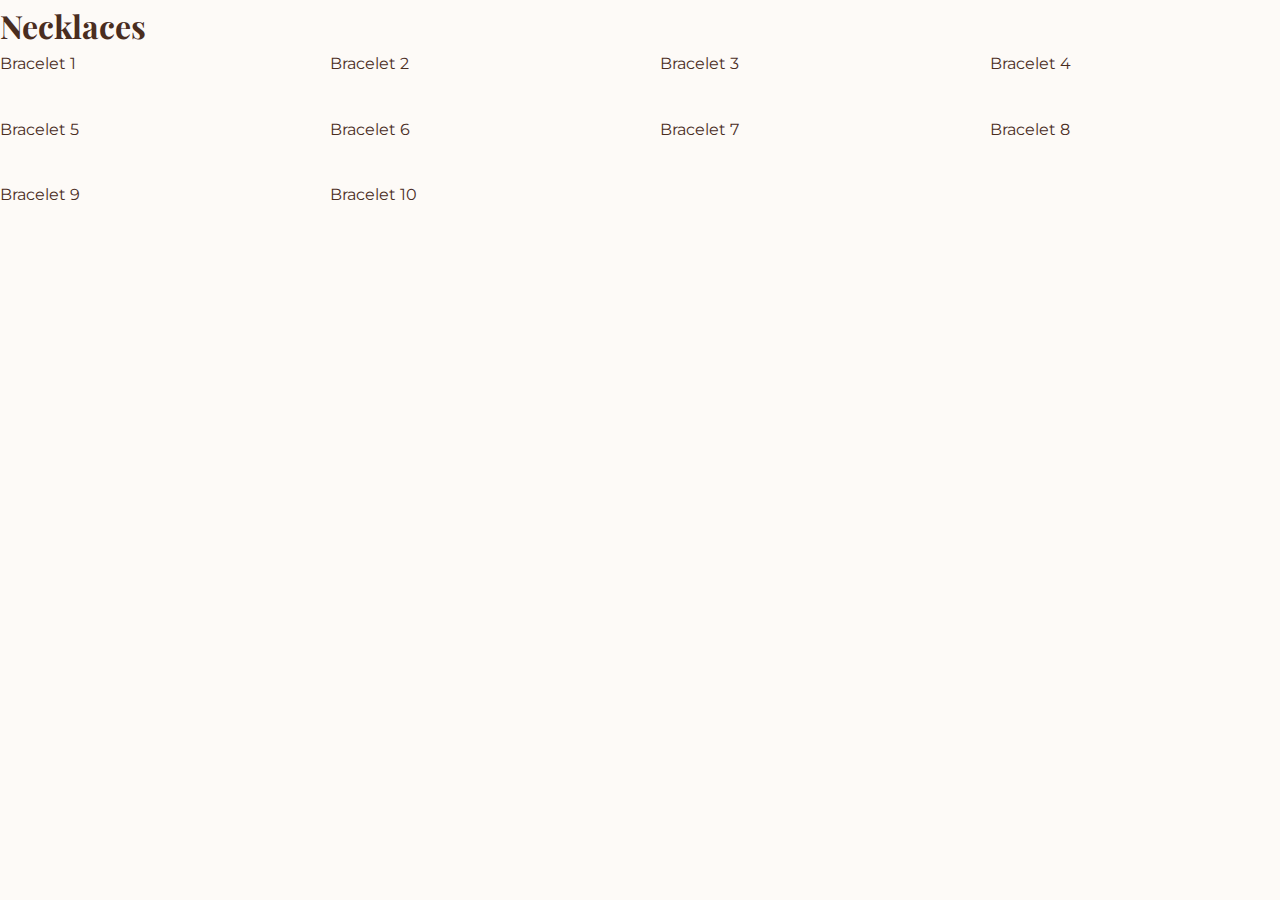
<file: Bracelet.html>
<!DOCTYPE html>
<html lang="en">
<head>
  <meta charset="UTF-8">
  <title>sync’d | Necklaces</title>
  <meta name="viewport" content="width=device-width, initial-scale=1.0">
  <link rel="stylesheet" href="styles.css">
</head>
<body>
  <h1>Necklaces</h1>
  <div class="product-grid">
    <!-- Loop through 10 necklaces manually -->
    <div class="product">Bracelet 1</div>
    <div class="product">Bracelet 2</div>
    <div class="product">Bracelet 3</div>
    <div class="product">Bracelet 4</div>
    <div class="product">Bracelet 5</div>
    <div class="product">Bracelet 6</div>
    <div class="product">Bracelet 7</div>
    <div class="product">Bracelet 8</div>
    <div class="product">Bracelet 9</div>
    <div class="product">Bracelet 10</div>
  </div>
</body>
</html>
</file>
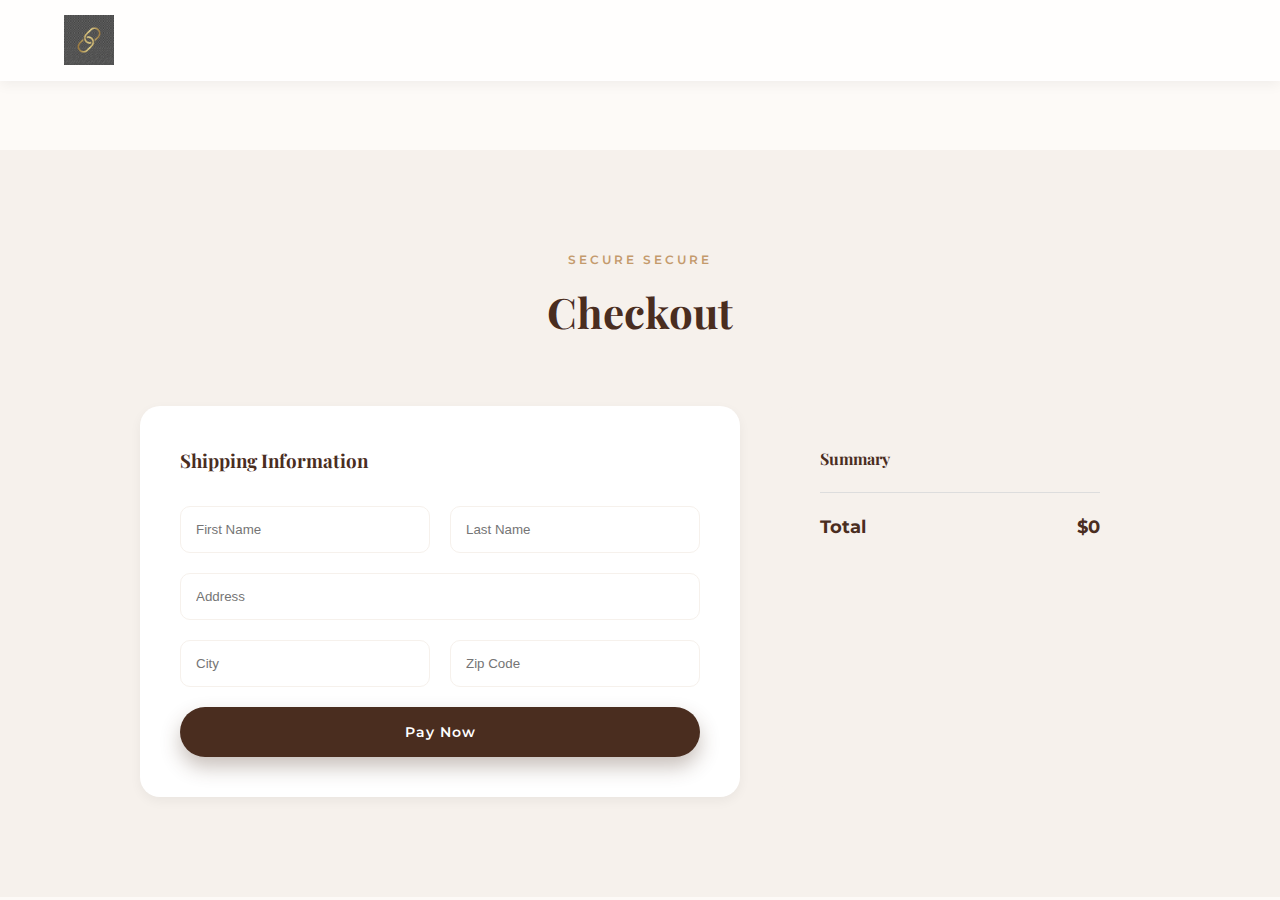
<file: checkout.html>
<!DOCTYPE html>
<html lang="en">

<head>
    <meta charset="UTF-8" />
    <meta name="viewport" content="width=device-width, initial-scale=1.0" />
    <title>sync’d | Checkout</title>
    <link rel="stylesheet" href="styles.css" />
</head>

<body class="bg-creme">
    <nav class="navbar scrolled">
        <a href="index.html" class="nav-logo">
            <img src="luxury_jewelry_logo_1767966924039.png" alt="sync’d logo" />
        </a>
    </nav>

    <main style="padding-top: 150px; text-align: center;">
        <section class="featured">
            <div class="section-header">
                <span>Secure Secure</span>
                <h2>Checkout</h2>
            </div>
            <div style="max-width: 1000px; margin: 0 auto; display: grid; grid-template-columns: 2fr 1.2fr; gap: 40px;">
                <div
                    style="background: white; padding: 40px; border-radius: 20px; box-shadow: var(--shadow-sm); text-align: left;">
                    <h3 style="margin-bottom: 30px; font-family: 'Playfair Display';">Shipping Information</h3>
                    <form style="display: grid; gap: 20px;">
                        <div style="display: grid; grid-template-columns: 1fr 1fr; gap: 20px;">
                            <input type="text" placeholder="First Name"
                                style="padding: 15px; border-radius: 10px; border: 1px solid var(--bg-soft);" required>
                            <input type="text" placeholder="Last Name"
                                style="padding: 15px; border-radius: 10px; border: 1px solid var(--bg-soft);" required>
                        </div>
                        <input type="text" placeholder="Address"
                            style="padding: 15px; border-radius: 10px; border: 1px solid var(--bg-soft);" required>
                        <div style="display: grid; grid-template-columns: 1fr 1fr; gap: 20px;">
                            <input type="text" placeholder="City"
                                style="padding: 15px; border-radius: 10px; border: 1px solid var(--bg-soft);" required>
                            <input type="text" placeholder="Zip Code"
                                style="padding: 15px; border-radius: 10px; border: 1px solid var(--bg-soft);" required>
                        </div>
                        <button type="submit" class="btn-primary">Pay Now</button>
                    </form>
                </div>
                <div style="background: var(--bg-soft); padding: 40px; border-radius: 20px; text-align: left;">
                    <h4 style="margin-bottom: 20px;">Summary</h4>
                    <div id="checkoutItems"></div>
                    <hr style="margin: 20px 0; border: none; border-top: 1px solid #ddd;">
                    <div style="display: flex; justify-content: space-between; font-weight: 700; font-size: 18px;">
                        <span>Total</span>
                        <span>$<span id="checkoutTotal">0</span></span>
                    </div>
                </div>
            </div>
        </section>
    </main>

    <script>
        function renderCheckout() {
            const cart = JSON.parse(localStorage.getItem("cart")) || [];
            const container = document.getElementById('checkoutItems');
            const totalSpan = document.getElementById('checkoutTotal');
            let total = 0;

            container.innerHTML = "";
            cart.forEach(item => {
                total += item.price * item.quantity;
                container.innerHTML += `
          <div style="display: flex; justify-content: space-between; margin-bottom: 10px; font-size: 14px;">
            <span>${item.name} x ${item.quantity}</span>
            <span>$${(item.price * item.quantity).toLocaleString()}</span>
          </div>
        `;
            });
            totalSpan.textContent = total.toLocaleString();
        }
        renderCheckout();
    </script>
</body>

</html>
</file>
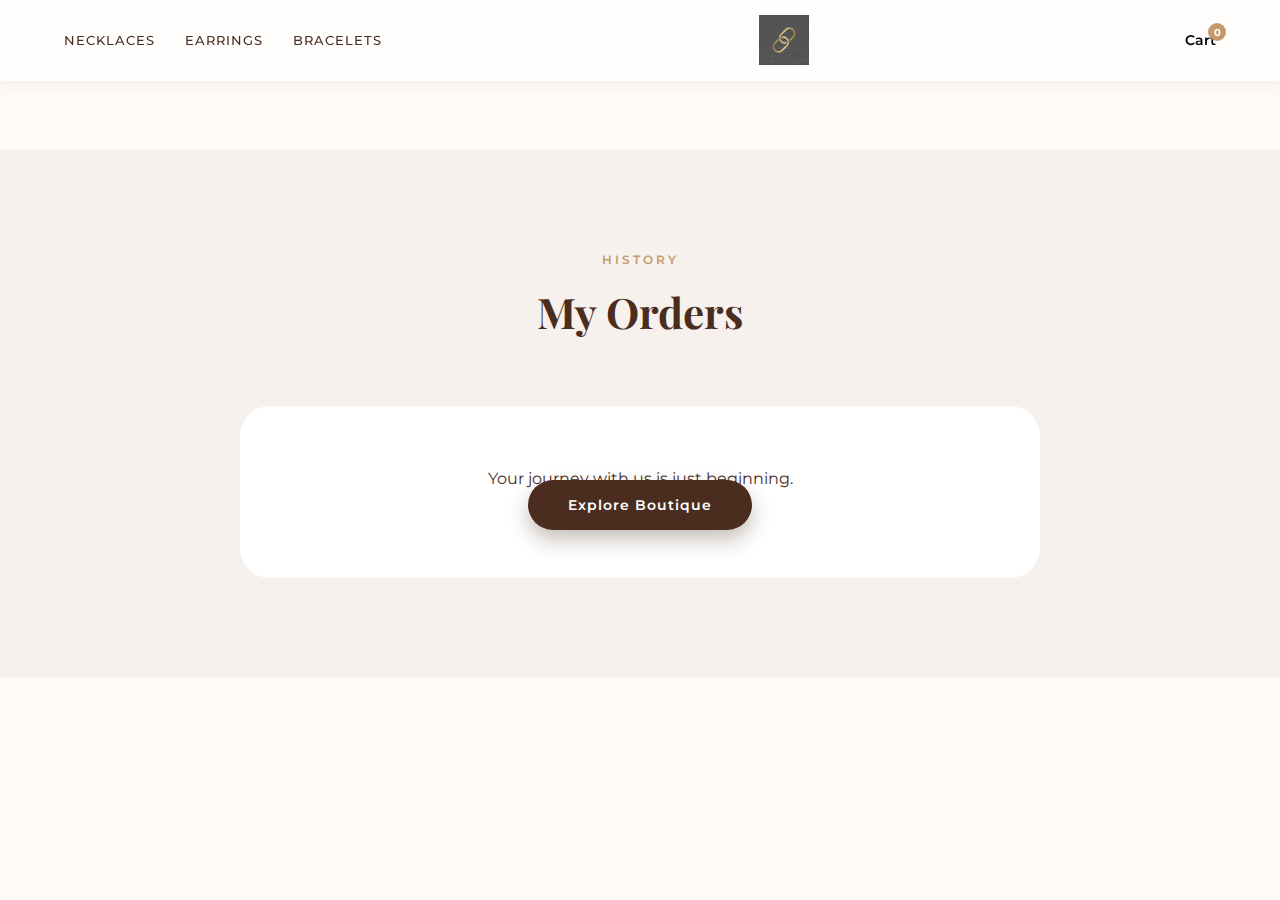
<file: orders.html>
<!DOCTYPE html>
<html lang="en">

<head>
    <meta charset="UTF-8" />
    <meta name="viewport" content="width=device-width, initial-scale=1.0" />
    <title>sync’d | Orders</title>
    <link rel="stylesheet" href="css/styles.css" />
    <script src="assets/products.js"></script>
</head>

<body class="bg-creme">
    <nav class="navbar scrolled" id="navbar">
        <div class="nav-links">
            <a href="products.html?category=necklace">Necklaces</a>
            <a href="products.html?category=earrings">Earrings</a>
            <a href="products.html?category=bracelet">Bracelets</a>
        </div>
        <a href="index.html" class="nav-logo"><img src="assets/images/luxury_jewelry_logo_1767966924039.png"
                alt="logo" /></a>
        <div class="nav-actions">
            <button class="icon-btn cart-btn" onclick="window.location.href='index.html'">Cart <span class="cart-count"
                    id="cartCount">0</span></button>
        </div>
    </nav>
    <main style="padding-top: 150px; text-align: center;">
        <section class="featured">
            <div class="section-header"><span>History</span>
                <h2>My Orders</h2>
            </div>
            <div style="max-width: 800px; margin: 0 auto; background: white; padding: 60px; border-radius: 30px;">
                <p>Your journey with us is just beginning.</p>
                <a href="products.html" class="btn-primary" style="margin-top: 20px;">Explore Boutique</a>
            </div>
        </section>
    </main>
    <script>
        document.getElementById('cartCount').textContent = Cart.getCount();
    </script>
</body>

</html>
</file>
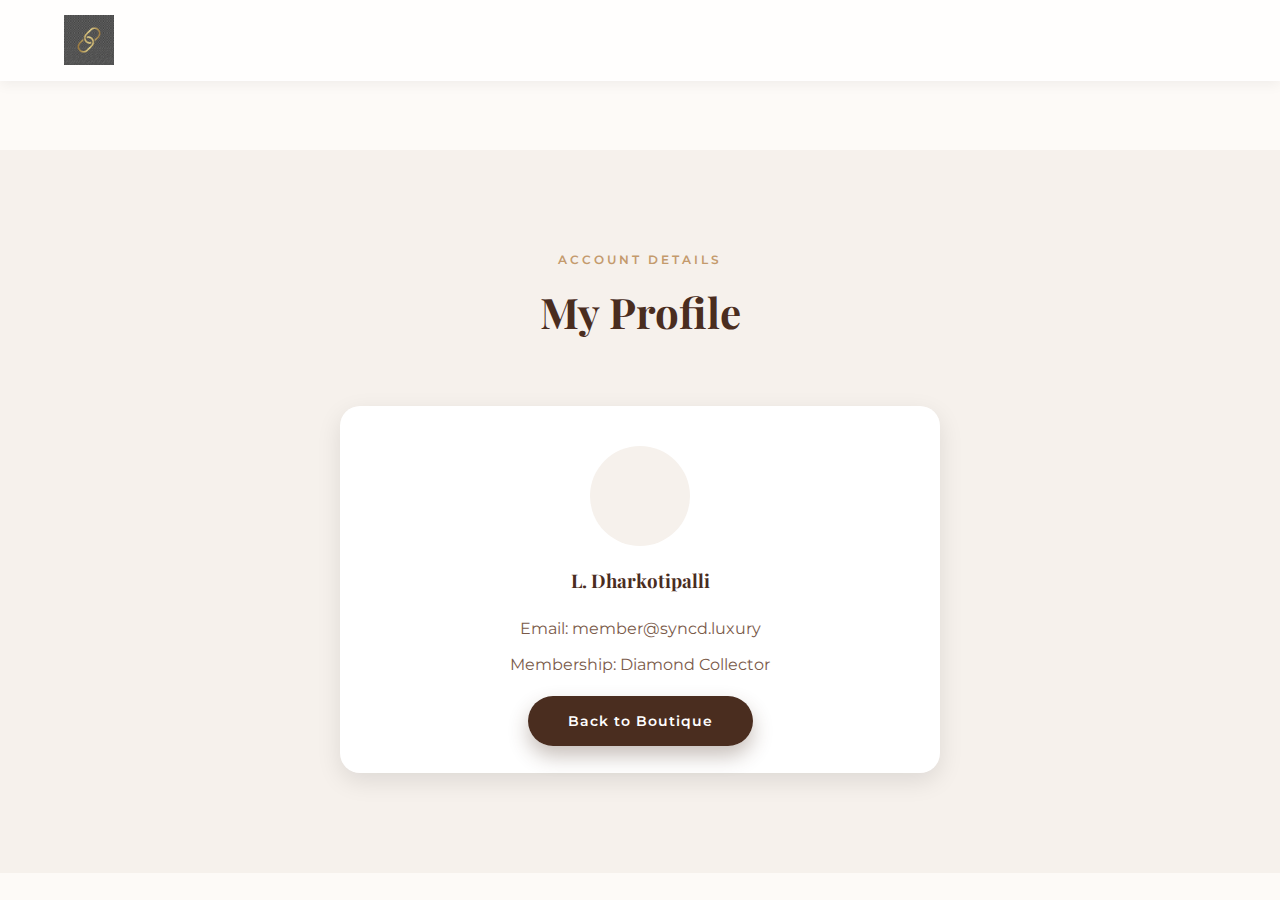
<file: profile.html>
<!DOCTYPE html>
<html lang="en">

<head>
    <meta charset="UTF-8" />
    <meta name="viewport" content="width=device-width, initial-scale=1.0" />
    <title>sync’d | Profile</title>
    <link rel="stylesheet" href="styles.css" />
</head>

<body class="bg-creme">
    <nav class="navbar scrolled">
        <a href="index.html" class="nav-logo">
            <img src="luxury_jewelry_logo_1767966924039.png" alt="sync’d logo" />
        </a>
    </nav>

    <main style="padding-top: 150px; text-align: center;">
        <section class="featured">
            <div class="section-header">
                <span>Account Details</span>
                <h2>My Profile</h2>
            </div>
            <div
                style="max-width: 600px; margin: 0 auto; background: white; padding: 40px; border-radius: 20px; box-shadow: var(--shadow-md);">
                <div
                    style="width: 100px; height: 100px; background: var(--bg-soft); border-radius: 50%; margin: 0 auto 20px;">
                </div>
                <h3 style="margin-bottom: 20px;">L. Dharkotipalli</h3>
                <p style="color: var(--primary-light); margin-bottom: 10px;">Email: member@syncd.luxury</p>
                <p style="color: var(--primary-light); margin-bottom: 30px;">Membership: Diamond Collector</p>
                <a href="index.html" class="btn-primary">Back to Boutique</a>
            </div>
        </section>
    </main>
</body>

</html>
</file>
<file: styles.css>
@import url('https://fonts.googleapis.com/css2?family=Montserrat:wght@300;400;500;600&family=Playfair+Display:ital,wght@0,400;0,600;0,700;1,400&display=swap');

:root {
  --primary: #4a2d1f;
  --primary-light: #7a5a4a;
  --accent: #c49a6c;
  --accent-light: #e6ceb3;
  --bg-creme: #fdfaf7;
  --bg-soft: #f6f1ec;
  --white: #ffffff;
  --black: #1a1a1a;
  --shadow-sm: 0 4px 12px rgba(0, 0, 0, 0.05);
  --shadow-md: 0 8px 24px rgba(0, 0, 0, 0.1);
  --shadow-lg: 0 16px 48px rgba(0, 0, 0, 0.15);
  --transition: all 0.4s cubic-bezier(0.16, 1, 0.3, 1);
  --glass: rgba(255, 255, 255, 0.7);
  --glass-border: rgba(255, 255, 255, 0.3);
}

/* GLOBAL */
* {
  margin: 0;
  padding: 0;
  box-sizing: border-box;
}

html {
  scroll-behavior: smooth;
}

body {
  font-family: 'Montserrat', sans-serif;
  background-color: var(--bg-creme);
  color: var(--primary);
  line-height: 1.6;
  overflow-x: hidden;
}

h1, h2, h3, h4, .font-serif {
  font-family: 'Playfair Display', serif;
}

a {
  text-decoration: none;
  color: inherit;
  transition: var(--transition);
}

img {
  max-width: 100%;
  display: block;
}

button {
  cursor: pointer;
  border: none;
  outline: none;
  background: none;
  font-family: inherit;
  transition: var(--transition);
}

/* NAVBAR */
.navbar {
  position: fixed;
  top: 0;
  left: 0;
  width: 100%;
  padding: 20px 5%;
  display: flex;
  justify-content: space-between;
  align-items: center;
  z-index: 1000;
  transition: var(--transition);
}

.navbar.scrolled {
  padding: 15px 5%;
  background: var(--glass);
  backdrop-filter: blur(10px);
  border-bottom: 1px solid var(--glass-border);
  box-shadow: var(--shadow-sm);
}

.nav-links {
  display: flex;
  gap: 30px;
  list-style: none;
}

.nav-links a {
  font-size: 13px;
  font-weight: 500;
  letter-spacing: 1px;
  text-transform: uppercase;
  color: var(--primary);
}

.nav-links a:hover {
  color: var(--accent);
}

.nav-logo img {
  height: 50px;
  object-fit: contain;
}

.nav-actions {
  display: flex;
  align-items: center;
  gap: 20px;
}

.icon-btn {
  display: flex;
  align-items: center;
  gap: 8px;
  font-size: 14px;
  font-weight: 600;
  position: relative;
}

.cart-count {
  position: absolute;
  top: -8px;
  right: -10px;
  background: var(--accent);
  color: var(--white);
  font-size: 10px;
  width: 18px;
  height: 18px;
  display: flex;
  align-items: center;
  justify-content: center;
  border-radius: 50%;
  font-weight: 700;
}

/* HERO SECTION */
.hero {
  height: 100vh;
  position: relative;
  display: flex;
  align-items: center;
  justify-content: center;
  overflow: hidden;
}

.hero-bg {
  position: absolute;
  top: 0;
  left: 0;
  width: 100%;
  height: 100%;
  z-index: -1;
}

.hero-bg img {
  width: 100%;
  height: 100%;
  object-fit: cover;
  transform: scale(1.1);
  animation: zoomOut 20s infinite alternate;
}

@keyframes zoomOut {
  from { transform: scale(1.1); }
  to { transform: scale(1); }
}

.hero-overlay {
  position: absolute;
  inset: 0;
  background: linear-gradient(to bottom, rgba(253, 250, 247, 0.4), rgba(253, 250, 247, 0.8));
}

.hero-content {
  text-align: center;
  max-width: 800px;
  z-index: 10;
  opacity: 0;
  transform: translateY(30px);
  animation: fadeInUp 1.2s forwards 0.5s;
}

@keyframes fadeInUp {
  to {
    opacity: 1;
    transform: translateY(0);
  }
}

.hero-content h1 {
  font-size: clamp(48px, 8vw, 84px);
  font-weight: 700;
  margin-bottom: 20px;
  letter-spacing: -1px;
}

.hero-content p {
  font-size: 18px;
  color: var(--primary-light);
  margin-bottom: 40px;
  max-width: 600px;
  margin-left: auto;
  margin-right: auto;
}

.hero-cta {
  display: flex;
  gap: 20px;
  justify-content: center;
}

.btn-primary {
  background: var(--primary);
  color: var(--white);
  padding: 16px 40px;
  border-radius: 40px;
  font-weight: 600;
  letter-spacing: 1px;
  font-size: 14px;
  box-shadow: 0 10px 20px rgba(74, 45, 31, 0.3);
}

.btn-primary:hover {
  background: var(--primary-light);
  transform: translateY(-3px);
  box-shadow: 0 15px 30px rgba(74, 45, 31, 0.4);
}

.btn-outline {
  border: 1px solid var(--primary);
  color: var(--primary);
  padding: 16px 40px;
  border-radius: 40px;
  font-weight: 600;
  letter-spacing: 1px;
  font-size: 14px;
}

.btn-outline:hover {
  background: var(--primary);
  color: var(--white);
  transform: translateY(-3px);
}

/* SECTION HEADERS */
.section-header {
  text-align: center;
  margin-bottom: 60px;
}

.section-header span {
  text-transform: uppercase;
  letter-spacing: 3px;
  font-size: 12px;
  color: var(--accent);
  font-weight: 600;
  display: block;
  margin-bottom: 10px;
}

.section-header h2 {
  font-size: 42px;
  color: var(--primary);
}

/* FEATURED CATEGORIES */
.categories {
  padding: 100px 5%;
  background: var(--bg-creme);
}

.category-grid {
  display: grid;
  grid-template-columns: repeat(3, 1fr);
  gap: 30px;
}

.category-card {
  position: relative;
  height: 500px;
  border-radius: 20px;
  overflow: hidden;
  box-shadow: var(--shadow-md);
}

.category-card img {
  width: 100%;
  height: 100%;
  object-fit: cover;
  transition: transform 1s var(--transition);
}

.category-card:hover img {
  transform: scale(1.1);
}

.category-info {
  position: absolute;
  bottom: 0;
  left: 0;
  width: 100%;
  padding: 40px;
  background: linear-gradient(to top, rgba(0,0,0,0.7), transparent);
  color: var(--white);
  display: flex;
  flex-direction: column;
  justify-content: flex-end;
  height: 50%;
}

.category-info h3 {
  font-size: 28px;
  margin-bottom: 10px;
}

.category-info a {
  font-size: 12px;
  text-transform: uppercase;
  letter-spacing: 2px;
  border-bottom: 1px solid var(--white);
  width: fit-content;
  padding-bottom: 4px;
}

/* FEATURED PRODUCTS */
.featured {
  padding: 100px 5%;
  background: var(--bg-soft);
}

.product-grid {
  display: grid;
  grid-template-columns: repeat(auto-fill, minmax(280px, 1fr));
  gap: 40px;
}

.product-card {
  background: var(--white);
  border-radius: 20px;
  padding: 15px;
  box-shadow: var(--shadow-sm);
  transition: var(--transition);
  position: relative;
}

.product-card:hover {
  transform: translateY(-10px);
  box-shadow: var(--shadow-lg);
}

.product-image {
  height: 300px;
  background: var(--bg-soft);
  border-radius: 15px;
  overflow: hidden;
  margin-bottom: 20px;
  position: relative;
}

.product-image img {
  width: 100%;
  height: 100%;
  object-fit: cover;
}

.product-badge {
  position: absolute;
  top: 15px;
  left: 15px;
  background: var(--accent);
  color: var(--white);
  padding: 6px 15px;
  border-radius: 20px;
  font-size: 10px;
  font-weight: 700;
  text-transform: uppercase;
  letter-spacing: 1px;
}

.product-details {
  padding: 10px;
}

.product-details h4 {
  font-size: 20px;
  margin-bottom: 5px;
}

.product-details .price {
  font-weight: 600;
  color: var(--accent);
  font-size: 18px;
  margin-bottom: 15px;
}

.product-actions {
  display: flex;
  align-items: center;
  justify-content: space-between;
  margin-top: 15px;
}

.qty-control {
  display: flex;
  align-items: center;
  gap: 15px;
  background: var(--bg-soft);
  padding: 8px 15px;
  border-radius: 30px;
}

.qty-control button {
  font-size: 18px;
  color: var(--primary);
  font-weight: 600;
}

.add-btn {
  background: var(--primary);
  color: var(--white);
  width: 45px;
  height: 45px;
  border-radius: 50%;
  display: flex;
  align-items: center;
  justify-content: center;
  font-size: 20px;
}

.add-btn:hover {
  background: var(--accent);
}

/* ABOUT SECTION */
.about {
  padding: 100px 5%;
  display: grid;
  grid-template-columns: 1fr 1fr;
  gap: 80px;
  align-items: center;
}

.about-img {
  position: relative;
}

.about-img img {
  border-radius: 30px;
  box-shadow: var(--shadow-lg);
}

.about-img::after {
  content: '';
  position: absolute;
  top: -20px;
  right: -20px;
  width: 100%;
  height: 100%;
  border: 2px solid var(--accent);
  border-radius: 30px;
  z-index: -1;
}

.about-text h2 {
  font-size: 48px;
  margin-bottom: 25px;
}

.about-text p {
  font-size: 16px;
  color: var(--primary-light);
  margin-bottom: 30px;
}

/* TESTIMONIALS */
.testimonials {
  padding: 100px 5%;
  background: var(--bg-soft);
}

.testimonial-slider {
  display: flex;
  gap: 30px;
  overflow-x: auto;
  padding: 20px 0;
  scrollbar-width: none;
}

.testimonial-card {
  min-width: 400px;
  background: var(--white);
  padding: 40px;
  border-radius: 20px;
  box-shadow: var(--shadow-sm);
}

.testimonial-card p {
  font-style: italic;
  font-size: 18px;
  margin-bottom: 25px;
  color: var(--primary);
}

.testimonial-author {
  display: flex;
  align-items: center;
  gap: 15px;
}

.author-img {
  width: 60px;
  height: 60px;
  border-radius: 50%;
  background: var(--accent-light);
}

.author-info h5 {
  font-size: 16px;
  margin-bottom: 2px;
}

.author-info span {
  font-size: 12px;
  color: var(--accent);
  font-weight: 600;
}

/* NEWSLETTER */
.newsletter {
  padding: 100px 5%;
  text-align: center;
}

.newsletter-box {
  background: var(--primary);
  padding: 80px;
  border-radius: 40px;
  color: var(--white);
  max-width: 1000px;
  margin: 0 auto;
}

.newsletter-box h2 {
  font-size: 42px;
  margin-bottom: 15px;
}

.newsletter-box p {
  color: var(--accent-light);
  margin-bottom: 40px;
}

.subscribe-form {
  display: flex;
  max-width: 500px;
  margin: 0 auto;
  gap: 15px;
}

.subscribe-form input {
  flex: 1;
  padding: 15px 25px;
  border-radius: 30px;
  border: none;
  background: rgba(255,255,255,0.1);
  color: var(--white);
  font-family: inherit;
}

.subscribe-form input::placeholder {
  color: rgba(255,255,255,0.5);
}

.subscribe-form button {
  background: var(--accent);
  color: var(--white);
  padding: 0 30px;
  border-radius: 30px;
  font-weight: 600;
}

/* FOOTER */
footer {
  padding: 80px 5% 40px;
  background: var(--bg-creme);
  border-top: 1px solid var(--bg-soft);
}

.footer-grid {
  display: grid;
  grid-template-columns: 2fr 1fr 1fr 1.5fr;
  gap: 60px;
  margin-bottom: 60px;
}

.footer-brand img {
  height: 60px;
  margin-bottom: 25px;
}

.footer-brand p {
  color: var(--primary-light);
  font-size: 14px;
}

.footer-links h4 {
  margin-bottom: 25px;
  font-size: 18px;
}

.footer-links ul {
  list-style: none;
}

.footer-links li {
  margin-bottom: 12px;
}

.footer-links a:hover {
  color: var(--accent);
}

.footer-bottom {
  padding-top: 40px;
  border-top: 1px solid var(--bg-soft);
  display: flex;
  justify-content: space-between;
  align-items: center;
  font-size: 12px;
  color: var(--primary-light);
}

/* ACCOUNT DROPDOWN */
.account-wrapper {
  position: relative;
}

.account-dropdown {
  position: absolute;
  top: calc(100% + 15px);
  right: 0;
  background: var(--white);
  min-width: 200px;
  border-radius: 15px;
  box-shadow: var(--shadow-lg);
  display: none;
  flex-direction: column;
  overflow: hidden;
  z-index: 1001;
}

.account-dropdown.show {
  display: flex;
}

.account-dropdown a {
  padding: 15px 25px;
  font-size: 14px;
  border-bottom: 1px solid var(--bg-soft);
}

.account-dropdown a:last-child {
  border-bottom: none;
}

.account-dropdown a:hover {
  background: var(--bg-soft);
}

/* CART DRAWER */
.cart-drawer {
  position: fixed;
  top: 0;
  right: -450px;
  width: 450px;
  height: 100vh;
  background: var(--white);
  z-index: 2000;
  box-shadow: var(--shadow-lg);
  transition: var(--transition);
  padding: 40px;
  display: flex;
  flex-direction: column;
}

.cart-drawer.open {
  right: 0;
}

.cart-header {
  display: flex;
  justify-content: space-between;
  align-items: center;
  margin-bottom: 40px;
}

.cart-items {
  flex: 1;
  overflow-y: auto;
}

.cart-item {
  display: flex;
  gap: 20px;
  margin-bottom: 30px;
}

.cart-item-img {
  width: 80px;
  height: 80px;
  background: var(--bg-soft);
  border-radius: 10px;
  object-fit: cover;
}

.cart-item-info {
  flex: 1;
}

.cart-item-info h5 {
  font-size: 16px;
  margin-bottom: 5px;
}

.cart-item-info p {
  color: var(--accent);
  font-weight: 600;
}

.cart-footer {
  padding-top: 40px;
  border-top: 1px solid var(--bg-soft);
}

.cart-total {
  display: flex;
  justify-content: space-between;
  font-size: 20px;
  font-weight: 700;
  margin-bottom: 30px;
}

.cart-overlay {
  position: fixed;
  inset: 0;
  background: rgba(0,0,0,0.4);
  backdrop-filter: blur(5px);
  z-index: 1999;
  opacity: 0;
  visibility: hidden;
  transition: var(--transition);
}

.cart-overlay.show {
  opacity: 1;
  visibility: visible;
}

/* MOBILE RESPONSIVENESS */
@media (max-width: 1024px) {
  .category-grid {
    grid-template-columns: 1fr 1fr;
  }
}

@media (max-width: 768px) {
  .navbar {
    padding: 15px 5%;
  }
  
  .nav-links {
    display: none;
  }
  
  .hero-content h1 {
    font-size: 48px;
  }
  
  .category-grid {
    grid-template-columns: 1fr;
  }
  
  .about {
    grid-template-columns: 1fr;
  }
  
  .footer-grid {
    grid-template-columns: 1fr 1fr;
  }
  
  .cart-drawer {
    width: 100%;
    right: -100%;
  }
}
</file>
<file: css/styles.css>
@import url('https://fonts.googleapis.com/css2?family=Montserrat:wght@300;400;500;600&family=Playfair+Display:ital,wght@0,400;0,600;0,700;1,400&display=swap');

:root {
  --primary: #4a2d1f;
  --primary-light: #7a5a4a;
  --accent: #c49a6c;
  --accent-light: #e6ceb3;
  --bg-creme: #fdfaf7;
  --bg-soft: #f6f1ec;
  --white: #ffffff;
  --black: #1a1a1a;
  --shadow-sm: 0 4px 12px rgba(0, 0, 0, 0.05);
  --shadow-md: 0 8px 24px rgba(0, 0, 0, 0.1);
  --shadow-lg: 0 16px 48px rgba(0, 0, 0, 0.15);
  --transition: all 0.4s cubic-bezier(0.16, 1, 0.3, 1);
  --glass: rgba(255, 255, 255, 0.7);
  --glass-border: rgba(255, 255, 255, 0.3);
}

/* GLOBAL */
* {
  margin: 0;
  padding: 0;
  box-sizing: border-box;
}

html {
  scroll-behavior: smooth;
}

body {
  font-family: 'Montserrat', sans-serif;
  background-color: var(--bg-creme);
  color: var(--primary);
  line-height: 1.6;
  overflow-x: hidden;
}

h1, h2, h3, h4, .font-serif {
  font-family: 'Playfair Display', serif;
}

a {
  text-decoration: none;
  color: inherit;
  transition: var(--transition);
}

img {
  max-width: 100%;
  display: block;
}

button {
  cursor: pointer;
  border: none;
  outline: none;
  background: none;
  font-family: inherit;
  transition: var(--transition);
}

/* NAVBAR */
.navbar {
  position: fixed;
  top: 0;
  left: 0;
  width: 100%;
  padding: 20px 5%;
  display: flex;
  justify-content: space-between;
  align-items: center;
  z-index: 1000;
  transition: var(--transition);
}

.navbar.scrolled {
  padding: 15px 5%;
  background: var(--glass);
  backdrop-filter: blur(10px);
  border-bottom: 1px solid var(--glass-border);
  box-shadow: var(--shadow-sm);
}

.nav-links {
  display: flex;
  gap: 30px;
  list-style: none;
}

.nav-links a {
  font-size: 13px;
  font-weight: 500;
  letter-spacing: 1px;
  text-transform: uppercase;
  color: var(--primary);
}

.nav-links a:hover {
  color: var(--accent);
}

.nav-logo img {
  height: 50px;
  object-fit: contain;
}

.nav-actions {
  display: flex;
  align-items: center;
  gap: 20px;
}

.icon-btn {
  display: flex;
  align-items: center;
  gap: 8px;
  font-size: 14px;
  font-weight: 600;
  position: relative;
}

.cart-count {
  position: absolute;
  top: -8px;
  right: -10px;
  background: var(--accent);
  color: var(--white);
  font-size: 10px;
  width: 18px;
  height: 18px;
  display: flex;
  align-items: center;
  justify-content: center;
  border-radius: 50%;
  font-weight: 700;
}

/* HERO SECTION */
.hero {
  height: 100vh;
  position: relative;
  display: flex;
  align-items: center;
  justify-content: center;
  overflow: hidden;
}

.hero-bg {
  position: absolute;
  top: 0;
  left: 0;
  width: 100%;
  height: 100%;
  z-index: -1;
}

.hero-bg img {
  width: 100%;
  height: 100%;
  object-fit: cover;
  transform: scale(1.1);
  animation: zoomOut 20s infinite alternate;
}

@keyframes zoomOut {
  from { transform: scale(1.1); }
  to { transform: scale(1); }
}

.hero-overlay {
  position: absolute;
  inset: 0;
  background: linear-gradient(to bottom, rgba(253, 250, 247, 0.4), rgba(253, 250, 247, 0.8));
}

.hero-content {
  text-align: center;
  max-width: 800px;
  z-index: 10;
  opacity: 0;
  transform: translateY(30px);
  animation: fadeInUp 1.2s forwards 0.5s;
}

@keyframes fadeInUp {
  to {
    opacity: 1;
    transform: translateY(0);
  }
}

.hero-content h1 {
  font-size: clamp(48px, 8vw, 84px);
  font-weight: 700;
  margin-bottom: 20px;
  letter-spacing: -1px;
}

.hero-content p {
  font-size: 18px;
  color: var(--primary-light);
  margin-bottom: 40px;
  max-width: 600px;
  margin-left: auto;
  margin-right: auto;
}

.hero-cta {
  display: flex;
  gap: 20px;
  justify-content: center;
}

.btn-primary {
  background: var(--primary);
  color: var(--white);
  padding: 16px 40px;
  border-radius: 40px;
  font-weight: 600;
  letter-spacing: 1px;
  font-size: 14px;
  box-shadow: 0 10px 20px rgba(74, 45, 31, 0.3);
}

.btn-primary:hover {
  background: var(--primary-light);
  transform: translateY(-3px);
  box-shadow: 0 15px 30px rgba(74, 45, 31, 0.4);
}

.btn-outline {
  border: 1px solid var(--primary);
  color: var(--primary);
  padding: 16px 40px;
  border-radius: 40px;
  font-weight: 600;
  letter-spacing: 1px;
  font-size: 14px;
}

.btn-outline:hover {
  background: var(--primary);
  color: var(--white);
  transform: translateY(-3px);
}

/* SECTION HEADERS */
.section-header {
  text-align: center;
  margin-bottom: 60px;
}

.section-header span {
  text-transform: uppercase;
  letter-spacing: 3px;
  font-size: 12px;
  color: var(--accent);
  font-weight: 600;
  display: block;
  margin-bottom: 10px;
}

.section-header h2 {
  font-size: 42px;
  color: var(--primary);
}

/* FEATURED CATEGORIES */
.categories {
  padding: 100px 5%;
  background: var(--bg-creme);
}

.category-grid {
  display: grid;
  grid-template-columns: repeat(3, 1fr);
  gap: 30px;
}

.category-card {
  position: relative;
  height: 500px;
  border-radius: 20px;
  overflow: hidden;
  box-shadow: var(--shadow-md);
}

.category-card img {
  width: 100%;
  height: 100%;
  object-fit: cover;
  transition: transform 1s var(--transition);
}

.category-card:hover img {
  transform: scale(1.1);
}

.category-info {
  position: absolute;
  bottom: 0;
  left: 0;
  width: 100%;
  padding: 40px;
  background: linear-gradient(to top, rgba(0,0,0,0.7), transparent);
  color: var(--white);
  display: flex;
  flex-direction: column;
  justify-content: flex-end;
  height: 50%;
}

.category-info h3 {
  font-size: 28px;
  margin-bottom: 10px;
}

.category-info a {
  font-size: 12px;
  text-transform: uppercase;
  letter-spacing: 2px;
  border-bottom: 1px solid var(--white);
  width: fit-content;
  padding-bottom: 4px;
}

/* FEATURED PRODUCTS */
.featured {
  padding: 100px 5%;
  background: var(--bg-soft);
}

.product-grid {
  display: grid;
  grid-template-columns: repeat(auto-fill, minmax(280px, 1fr));
  gap: 40px;
}

.product-card {
  background: var(--white);
  border-radius: 20px;
  padding: 15px;
  box-shadow: var(--shadow-sm);
  transition: var(--transition);
  position: relative;
}

.product-card:hover {
  transform: translateY(-10px);
  box-shadow: var(--shadow-lg);
}

.product-image {
  height: 300px;
  background: var(--bg-soft);
  border-radius: 15px;
  overflow: hidden;
  margin-bottom: 20px;
  position: relative;
}

.product-image img {
  width: 100%;
  height: 100%;
  object-fit: cover;
}

.product-badge {
  position: absolute;
  top: 15px;
  left: 15px;
  background: var(--accent);
  color: var(--white);
  padding: 6px 15px;
  border-radius: 20px;
  font-size: 10px;
  font-weight: 700;
  text-transform: uppercase;
  letter-spacing: 1px;
}

.product-details {
  padding: 10px;
}

.product-details h4 {
  font-size: 20px;
  margin-bottom: 5px;
}

.product-details .price {
  font-weight: 600;
  color: var(--accent);
  font-size: 18px;
  margin-bottom: 15px;
}

.product-actions {
  display: flex;
  align-items: center;
  justify-content: space-between;
  margin-top: 15px;
}

.qty-control {
  display: flex;
  align-items: center;
  gap: 15px;
  background: var(--bg-soft);
  padding: 8px 15px;
  border-radius: 30px;
}

.qty-control button {
  font-size: 18px;
  color: var(--primary);
  font-weight: 600;
}

.add-btn {
  background: var(--primary);
  color: var(--white);
  width: 45px;
  height: 45px;
  border-radius: 50%;
  display: flex;
  align-items: center;
  justify-content: center;
  font-size: 20px;
}

.add-btn:hover {
  background: var(--accent);
}

/* ABOUT SECTION */
.about {
  padding: 100px 5%;
  display: grid;
  grid-template-columns: 1fr 1fr;
  gap: 80px;
  align-items: center;
}

.about-img {
  position: relative;
}

.about-img img {
  border-radius: 30px;
  box-shadow: var(--shadow-lg);
}

.about-img::after {
  content: '';
  position: absolute;
  top: -20px;
  right: -20px;
  width: 100%;
  height: 100%;
  border: 2px solid var(--accent);
  border-radius: 30px;
  z-index: -1;
}

.about-text h2 {
  font-size: 48px;
  margin-bottom: 25px;
}

.about-text p {
  font-size: 16px;
  color: var(--primary-light);
  margin-bottom: 30px;
}

/* TESTIMONIALS */
.testimonials {
  padding: 100px 5%;
  background: var(--bg-soft);
}

.testimonial-slider {
  display: flex;
  gap: 30px;
  overflow-x: auto;
  padding: 20px 0;
  scrollbar-width: none;
}

.testimonial-card {
  min-width: 400px;
  background: var(--white);
  padding: 40px;
  border-radius: 20px;
  box-shadow: var(--shadow-sm);
}

.testimonial-card p {
  font-style: italic;
  font-size: 18px;
  margin-bottom: 25px;
  color: var(--primary);
}

.testimonial-author {
  display: flex;
  align-items: center;
  gap: 15px;
}

.author-img {
  width: 60px;
  height: 60px;
  border-radius: 50%;
  background: var(--accent-light);
}

.author-info h5 {
  font-size: 16px;
  margin-bottom: 2px;
}

.author-info span {
  font-size: 12px;
  color: var(--accent);
  font-weight: 600;
}

/* NEWSLETTER */
.newsletter {
  padding: 100px 5%;
  text-align: center;
}

.newsletter-box {
  background: var(--primary);
  padding: 80px;
  border-radius: 40px;
  color: var(--white);
  max-width: 1000px;
  margin: 0 auto;
}

.newsletter-box h2 {
  font-size: 42px;
  margin-bottom: 15px;
}

.newsletter-box p {
  color: var(--accent-light);
  margin-bottom: 40px;
}

.subscribe-form {
  display: flex;
  max-width: 500px;
  margin: 0 auto;
  gap: 15px;
}

.subscribe-form input {
  flex: 1;
  padding: 15px 25px;
  border-radius: 30px;
  border: none;
  background: rgba(255,255,255,0.1);
  color: var(--white);
  font-family: inherit;
}

.subscribe-form input::placeholder {
  color: rgba(255,255,255,0.5);
}

.subscribe-form button {
  background: var(--accent);
  color: var(--white);
  padding: 0 30px;
  border-radius: 30px;
  font-weight: 600;
}

/* FOOTER */
footer {
  padding: 80px 5% 40px;
  background: var(--bg-creme);
  border-top: 1px solid var(--bg-soft);
}

.footer-grid {
  display: grid;
  grid-template-columns: 2fr 1fr 1fr 1.5fr;
  gap: 60px;
  margin-bottom: 60px;
}

.footer-brand img {
  height: 60px;
  margin-bottom: 25px;
}

.footer-brand p {
  color: var(--primary-light);
  font-size: 14px;
}

.footer-links h4 {
  margin-bottom: 25px;
  font-size: 18px;
}

.footer-links ul {
  list-style: none;
}

.footer-links li {
  margin-bottom: 12px;
}

.footer-links a:hover {
  color: var(--accent);
}

.footer-bottom {
  padding-top: 40px;
  border-top: 1px solid var(--bg-soft);
  display: flex;
  justify-content: space-between;
  align-items: center;
  font-size: 12px;
  color: var(--primary-light);
}

/* ACCOUNT DROPDOWN */
.account-wrapper {
  position: relative;
}

.account-dropdown {
  position: absolute;
  top: calc(100% + 15px);
  right: 0;
  background: var(--white);
  min-width: 200px;
  border-radius: 15px;
  box-shadow: var(--shadow-lg);
  display: none;
  flex-direction: column;
  overflow: hidden;
  z-index: 1001;
}

.account-dropdown.show {
  display: flex;
}

.account-dropdown a {
  padding: 15px 25px;
  font-size: 14px;
  border-bottom: 1px solid var(--bg-soft);
}

.account-dropdown a:last-child {
  border-bottom: none;
}

.account-dropdown a:hover {
  background: var(--bg-soft);
}

/* CART DRAWER */
.cart-drawer {
  position: fixed;
  top: 0;
  right: -450px;
  width: 450px;
  height: 100vh;
  background: var(--white);
  z-index: 2000;
  box-shadow: var(--shadow-lg);
  transition: var(--transition);
  padding: 40px;
  display: flex;
  flex-direction: column;
}

.cart-drawer.open {
  right: 0;
}

.cart-header {
  display: flex;
  justify-content: space-between;
  align-items: center;
  margin-bottom: 40px;
}

.cart-items {
  flex: 1;
  overflow-y: auto;
}

.cart-item {
  display: flex;
  gap: 20px;
  margin-bottom: 30px;
}

.cart-item-img {
  width: 80px;
  height: 80px;
  background: var(--bg-soft);
  border-radius: 10px;
  object-fit: cover;
}

.cart-item-info {
  flex: 1;
}

.cart-item-info h5 {
  font-size: 16px;
  margin-bottom: 5px;
}

.cart-item-info p {
  color: var(--accent);
  font-weight: 600;
}

.cart-footer {
  padding-top: 40px;
  border-top: 1px solid var(--bg-soft);
}

.cart-total {
  display: flex;
  justify-content: space-between;
  font-size: 20px;
  font-weight: 700;
  margin-bottom: 30px;
}

.cart-overlay {
  position: fixed;
  inset: 0;
  background: rgba(0,0,0,0.4);
  backdrop-filter: blur(5px);
  z-index: 1999;
  opacity: 0;
  visibility: hidden;
  transition: var(--transition);
}

.cart-overlay.show {
  opacity: 1;
  visibility: visible;
}

/* MOBILE RESPONSIVENESS */
@media (max-width: 1024px) {
  .category-grid {
    grid-template-columns: 1fr 1fr;
  }
}

@media (max-width: 768px) {
  .navbar {
    padding: 15px 5%;
  }
  
  .nav-links {
    display: none;
  }
  
  .hero-content h1 {
    font-size: 48px;
  }
  
  .category-grid {
    grid-template-columns: 1fr;
  }
  
  .about {
    grid-template-columns: 1fr;
  }
  
  .footer-grid {
    grid-template-columns: 1fr 1fr;
  }
  
  .cart-drawer {
    width: 100%;
    right: -100%;
  }
}

/* VIRTUAL MIRROR MODAL */
.vto-modal {
  position: fixed;
  top: 0;
  left: 0;
  width: 100%;
  height: 100%;
  background: rgba(0,0,0,0.9);
  z-index: 2000;
  display: none;
  align-items: center;
  justify-content: center;
  backdrop-filter: blur(10px);
}

.vto-modal.show {
  display: flex;
}

.vto-container {
  position: relative;
  width: 90%;
  max-width: 800px;
  background: var(--white);
  border-radius: 30px;
  overflow: hidden;
  box-shadow: var(--shadow-lg);
  display: flex;
  flex-direction: column;
}

.vto-header {
  padding: 20px 40px;
  display: flex;
  justify-content: space-between;
  align-items: center;
  border-bottom: 1px solid var(--bg-soft);
}

.vto-viewport {
  position: relative;
  width: 100%;
  padding-top: 75%; /* 4:3 Aspect Ratio */
  background: #000;
  overflow: hidden;
}

#vtoVideo {
  position: absolute;
  top: 0;
  left: 0;
  width: 100%;
  height: 100%;
  object-fit: cover;
}

.vto-overlay-item {
  position: absolute;
  top: 50%;
  left: 50%;
  transform: translate(-50%, -50%) scale(1) rotate(0deg);
  width: 150px;
  cursor: move;
  user-select: none;
  filter: drop-shadow(0 5px 15px rgba(0,0,0,0.3));
  touch-action: none;
  z-index: 10;
}

.vto-controls {
  padding: 30px 40px;
  background: var(--bg-creme);
  display: grid;
  grid-template-columns: repeat(auto-fit, minmax(150px, 1fr));
  gap: 20px;
}

.control-group {
  display: flex;
  flex-direction: column;
  gap: 10px;
}

.control-group label {
  font-size: 12px;
  text-transform: uppercase;
  letter-spacing: 1px;
  color: var(--primary-light);
}

.vto-slider {
  -webkit-appearance: none;
  width: 100%;
  height: 4px;
  background: var(--accent-light);
  border-radius: 2px;
  outline: none;
}

.vto-slider::-webkit-slider-thumb {
  -webkit-appearance: none;
  width: 18px;
  height: 18px;
  background: var(--accent);
  border-radius: 50%;
  cursor: pointer;
}

.vto-close {
  background: none;
  border: none;
  font-size: 24px;
  cursor: pointer;
  color: var(--primary);
}

.vto-btn {
  margin-top: 15px;
  background: transparent;
  color: var(--primary);
  border: 1px solid var(--accent);
  padding: 8px 20px;
  border-radius: 30px;
  font-size: 11px;
  text-transform: uppercase;
  letter-spacing: 1px;
  cursor: pointer;
  transition: var(--transition);
  display: block;
  width: 100%;
}

.vto-btn:hover {
  background: var(--accent);
  color: white;
}

/* VTO SELECTION STRIP */
.vto-selection {
  padding: 15px 40px;
  background: white;
  border-bottom: 1px solid var(--bg-soft);
  overflow-x: auto;
  display: flex;
  gap: 15px;
  white-space: nowrap;
}

.vto-selection::-webkit-scrollbar {
  height: 4px;
}

.vto-selection::-webkit-scrollbar-thumb {
  background: var(--accent-light);
  border-radius: 2px;
}

.vto-thumb {
  width: 60px;
  height: 60px;
  border-radius: 10px;
  border: 1px solid var(--bg-soft);
  flex-shrink: 0;
  cursor: pointer;
  background-size: cover;
  background-position: center;
  transition: var(--transition);
  position: relative;
}

.vto-thumb:hover, .vto-thumb.active {
  border-color: var(--accent);
  box-shadow: 0 0 10px rgba(196, 154, 108, 0.3);
}

.vto-thumb.active::after {
  content: '✓';
  position: absolute;
  top: -5px;
  right: -5px;
  background: var(--accent);
  color: white;
  width: 18px;
  height: 18px;
  border-radius: 50%;
  font-size: 10px;
  display: flex;
  align-items: center;
  justify-content: center;
}
</file>
